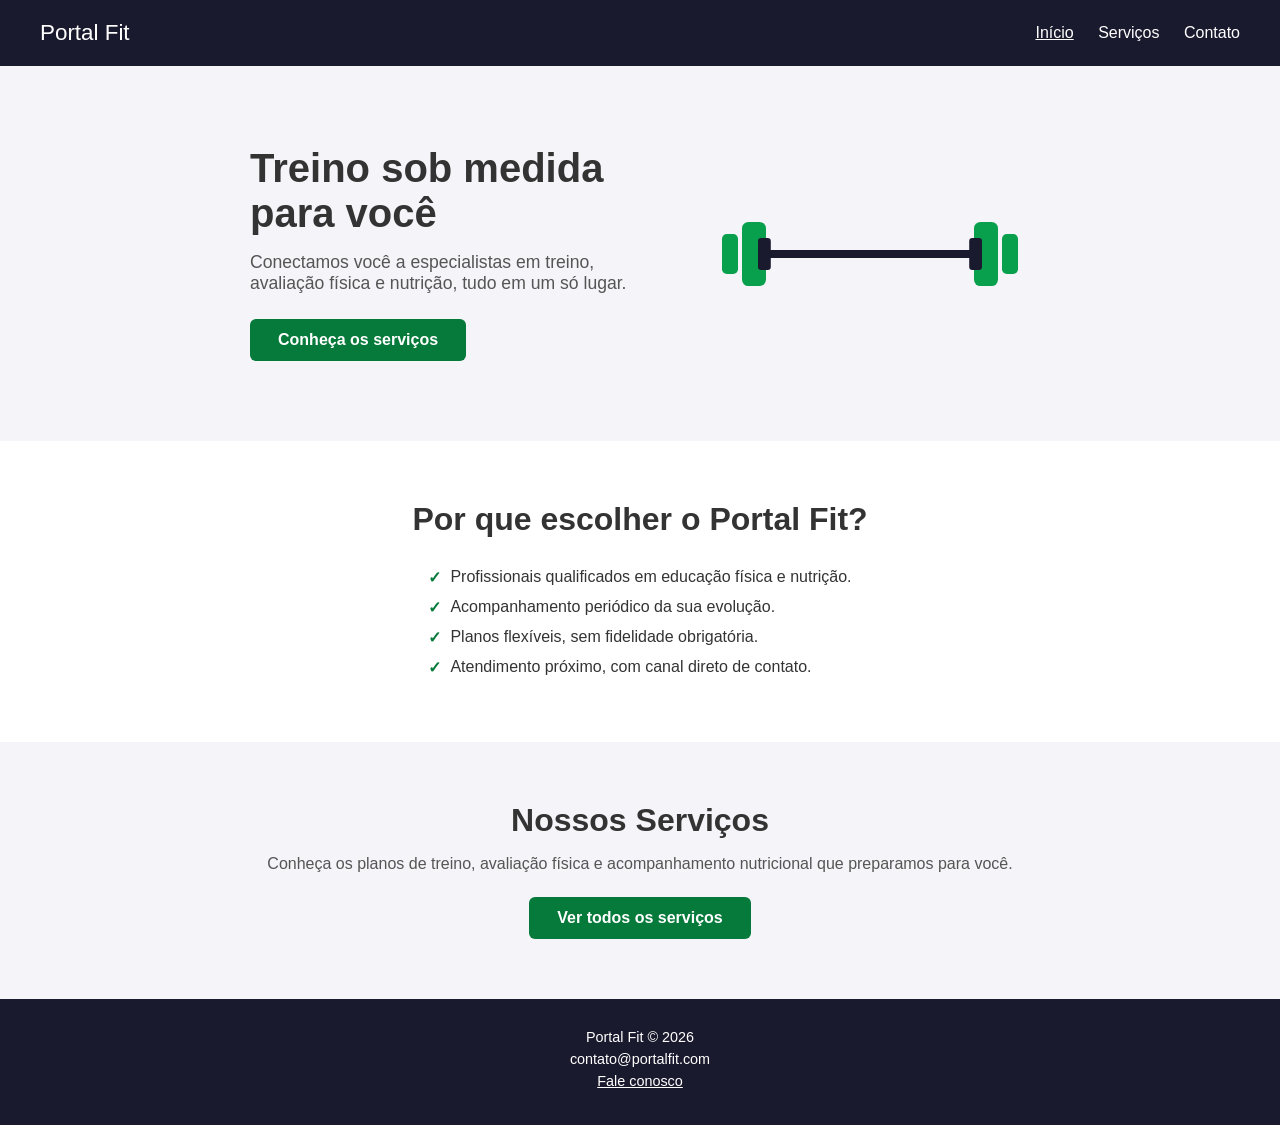
<file: index.html>
<!DOCTYPE html>
<html lang="pt-br">
<head>
    <meta charset="UTF-8">
    <meta name="viewport" content="width=device-width, initial-scale=1.0">
    <title>Portal Fit - Serviços de academia</title>
    <meta name="description" content="Portal Fit: treino personalizado, avaliação física e acompanhamento nutricional em um só lugar.">
    <link rel="stylesheet" href="css/style.css">
</head>
<body>

<!--CABEÇALHO-->
<header class="cabecalho">
    <p class="logo">Portal Fit</p>
    <nav class="menu" aria-label="Navegação principal">
        <a href="index.html" aria-current="page">Início</a>
        <a href="servicos.html">Serviços</a>
        <a href="contato.html">Contato</a>
    </nav>
</header>

<main>

    <!--HERO-->
    <section class="hero">
        <div class="hero-texto">
            <h1>Treino sob medida para você</h1>
            <p>Conectamos você a especialistas em treino, avaliação física e nutrição, tudo em um só lugar.</p>
            <a href="servicos.html" class="botao">Conheça os serviços</a>
        </div>
        <img src="img/treino-hero.svg" alt="Ilustração de um haltere, representando o treino de musculação" class="hero-imagem" width="320" height="176">
    </section>

    <!--SOBRE / DIFERENCIAIS-->
    <section class="sobre">
        <h2>Por que escolher o Portal Fit?</h2>
        <ul class="lista-diferenciais">
            <li>Profissionais qualificados em educação física e nutrição.</li>
            <li>Acompanhamento periódico da sua evolução.</li>
            <li>Planos flexíveis, sem fidelidade obrigatória.</li>
            <li>Atendimento próximo, com canal direto de contato.</li>
        </ul>
    </section>

    <!--CHAMADA PARA SERVIÇOS-->
    <section class="servicos-resumo">
        <h2>Nossos Serviços</h2>
        <p>Conheça os planos de treino, avaliação física e acompanhamento nutricional que preparamos para você.</p>
        <a href="servicos.html" class="botao">Ver todos os serviços</a>
    </section>

</main>

<!--RODAPÉ-->
<footer class="rodape">
    <p>Portal Fit &copy; 2026</p>
    <p>contato@portalfit.com</p>
    <p><a href="contato.html">Fale conosco</a></p>
</footer>

</body>
</html>
</file>
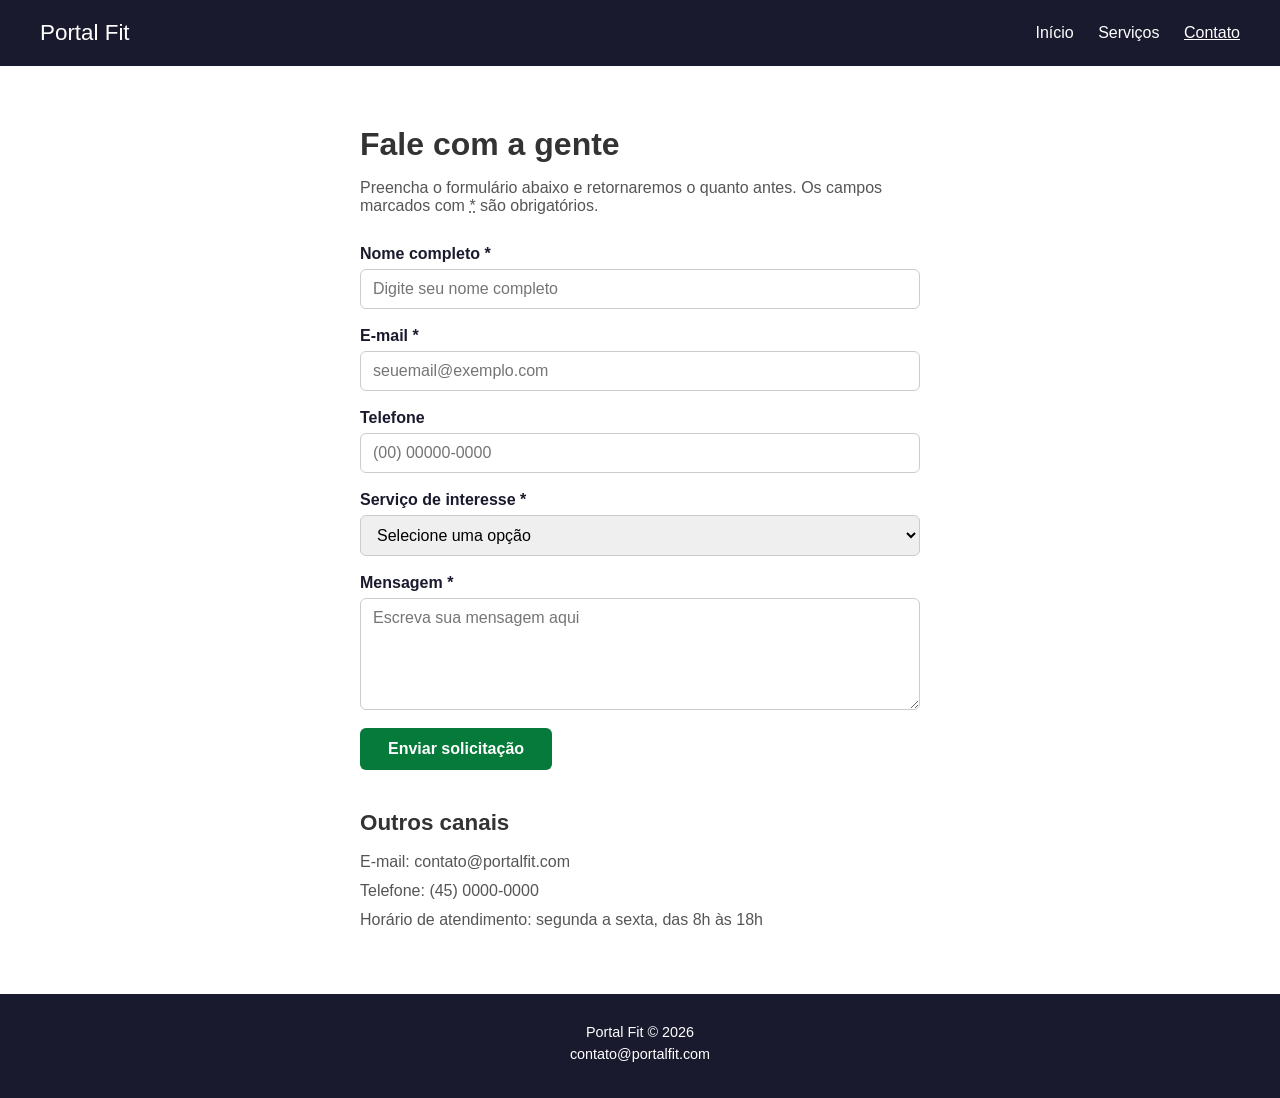
<file: contato.html>
<!DOCTYPE html>
<html lang="pt-br">
<head>
    <meta charset="UTF-8">
    <meta name="viewport" content="width=device-width, initial-scale=1.0">
    <title>Contato - Portal Fit</title>
    <meta name="description" content="Fale com o Portal Fit: formulário de contato, e-mail, telefone e horário de atendimento.">
    <link rel="stylesheet" href="css/style.css">
</head>
<body>

<!--CABEÇALHO-->
<header class="cabecalho">
    <p class="logo">Portal Fit</p>
    <nav class="menu" aria-label="Navegação principal">
        <a href="index.html">Início</a>
        <a href="servicos.html">Serviços</a>
        <a href="contato.html" aria-current="page">Contato</a>
    </nav>
</header>

<main>

    <section class="contato">
        <h1>Fale com a gente</h1>
        <p>Preencha o formulário abaixo e retornaremos o quanto antes. Os campos marcados com <abbr title="obrigatório">*</abbr> são obrigatórios.</p>

        <form id="formContato" class="formulario-contato" action="#" method="post">

            <div class="campo">
                <label for="nome">Nome completo *</label>
                <input type="text" id="nome" name="nome" required minlength="3" placeholder="Digite seu nome completo">
            </div>

            <div class="campo">
                <label for="email">E-mail *</label>
                <input type="email" id="email" name="email" required placeholder="seuemail@exemplo.com">
            </div>

            <div class="campo">
                <label for="telefone">Telefone</label>
                <input type="tel" id="telefone" name="telefone" placeholder="(00) 00000-0000">
            </div>

            <div class="campo">
                <label for="servico">Serviço de interesse *</label>
                <select id="servico" name="servico" required>
                    <option value="">Selecione uma opção</option>
                    <option value="treino">Treino personalizado</option>
                    <option value="avaliacao">Avaliação física</option>
                    <option value="nutricao">Acompanhamento nutricional</option>
                    <option value="outro">Outro assunto</option>
                </select>
            </div>

            <div class="campo">
                <label for="mensagem">Mensagem *</label>
                <textarea id="mensagem" name="mensagem" rows="5" required minlength="10" placeholder="Escreva sua mensagem aqui"></textarea>
            </div>

            <button type="submit" class="botao">Enviar solicitação</button>

            <!--MENSAGEM DE ORIENTAÇÃO/CONFIRMAÇÃO (Aula 12 - validação com JS)-->
            <p id="mensagemForm" class="mensagem-form" aria-live="polite"></p>
        </form>

        <div class="info-contato">
            <h2>Outros canais</h2>
            <ul>
                <li>E-mail: contato@portalfit.com</li>
                <li>Telefone: (45) 0000-0000</li>
                <li>Horário de atendimento: segunda a sexta, das 8h às 18h</li>
            </ul>
        </div>
    </section>

</main>

<!--RODAPÉ-->
<footer class="rodape">
    <p>Portal Fit &copy; 2026</p>
    <p>contato@portalfit.com</p>
</footer>

<script src="js/contato.js"></script>

</body>
</html>
</file>
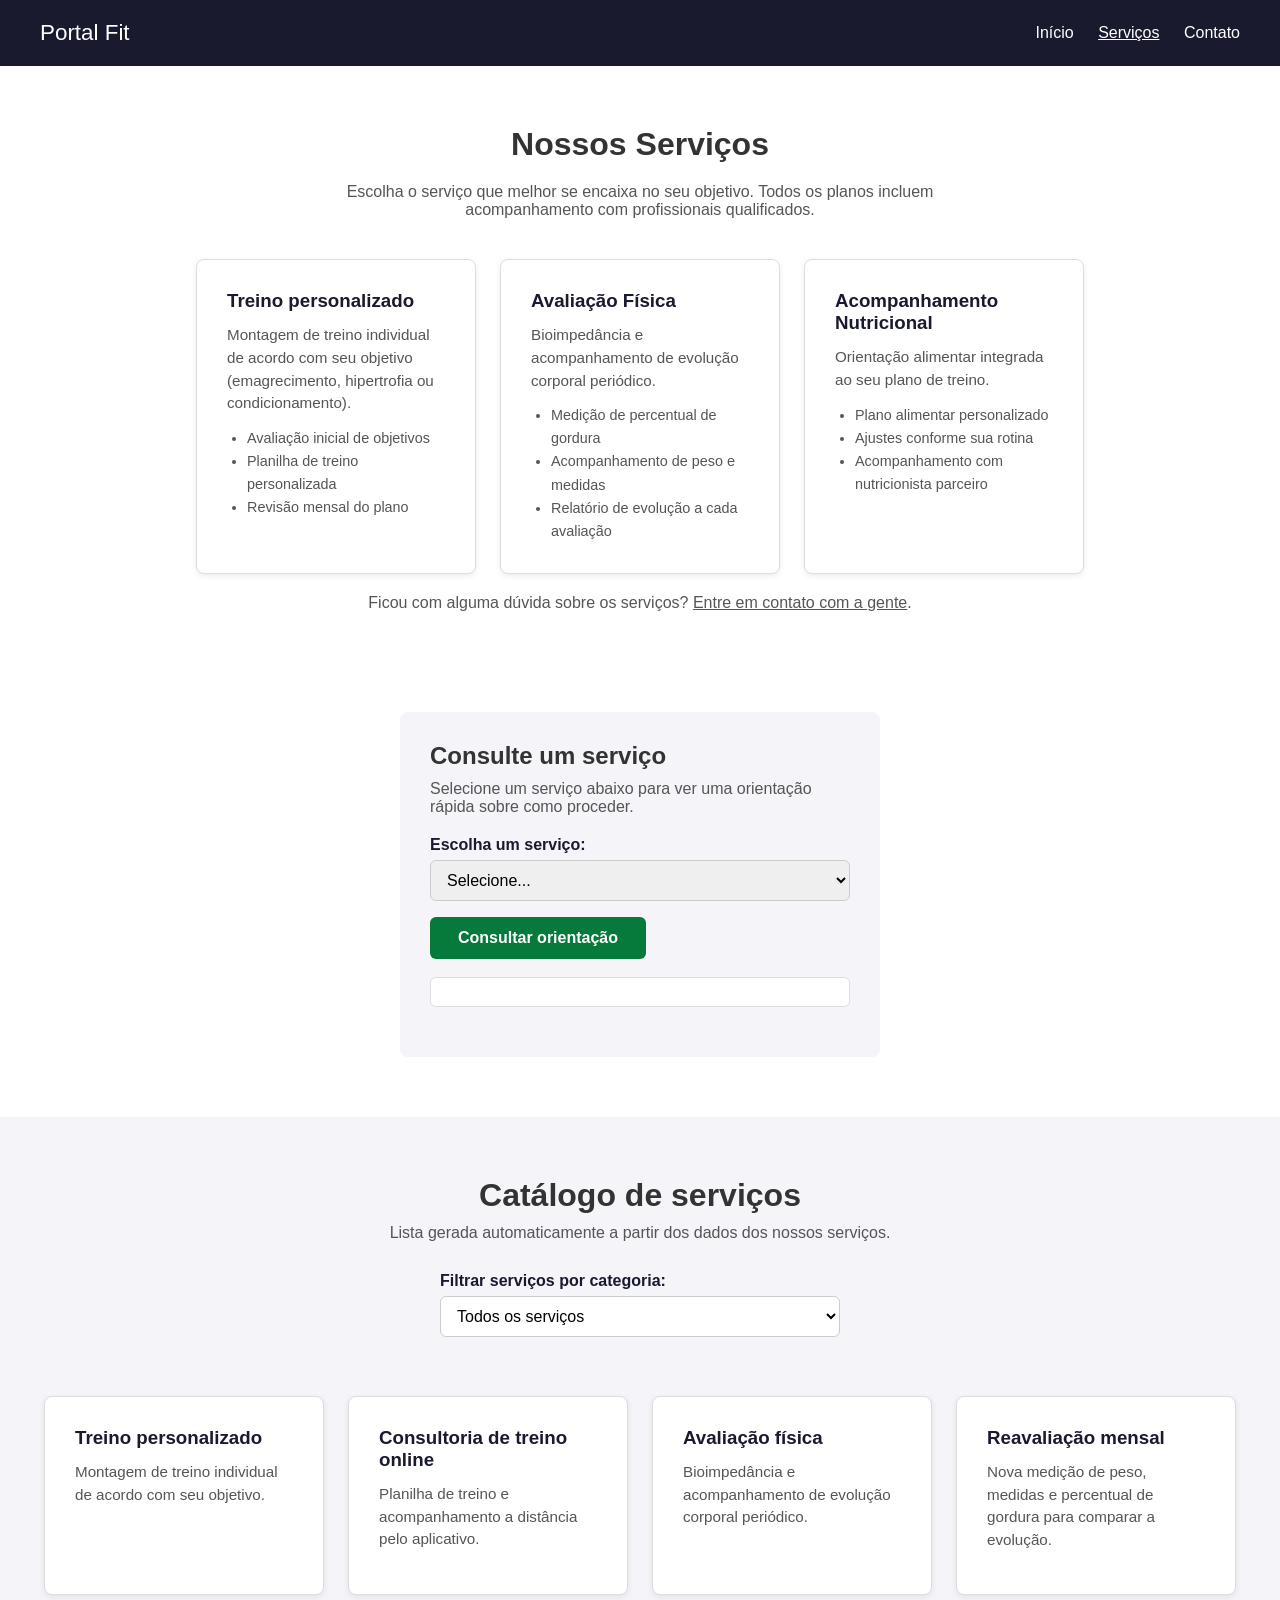
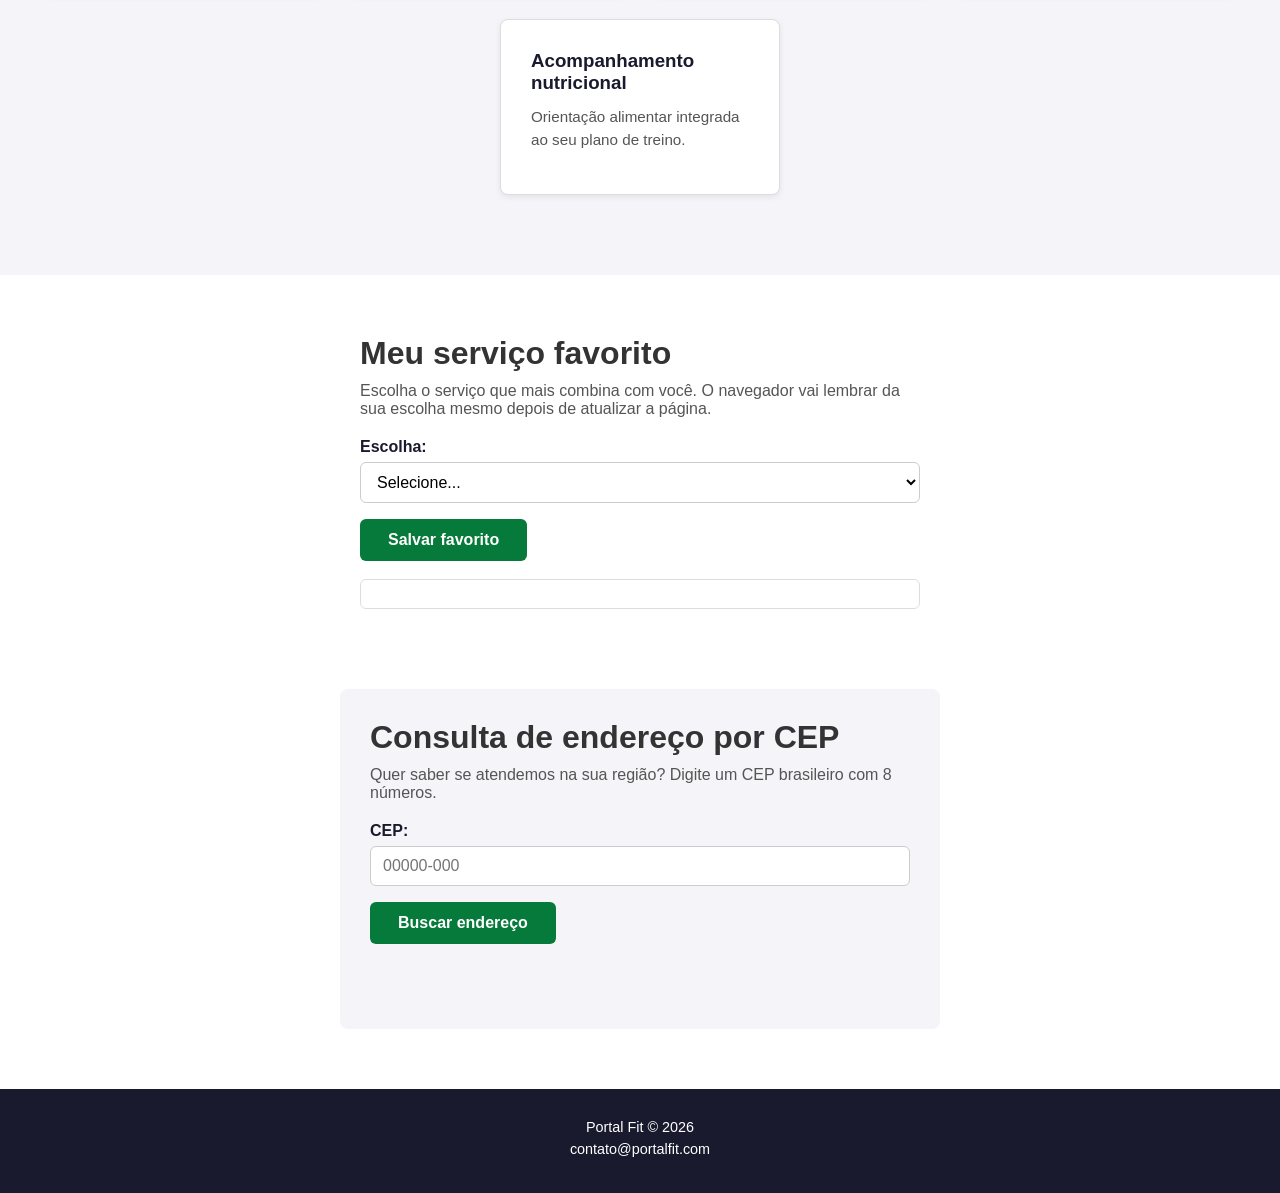
<file: servicos.html>
<!DOCTYPE html>
<html lang="pt-br">
<head>
    <meta charset="UTF-8">
    <meta name="viewport" content="width=device-width, initial-scale=1.0">
    <title>Serviços - Portal Fit</title>
    <meta name="description" content="Conheça os serviços do Portal Fit: treino personalizado, avaliação física e acompanhamento nutricional.">
    <link rel="stylesheet" href="css/style.css">
</head>
<body>

<!--CABEÇALHO-->
<header class="cabecalho">
    <p class="logo">Portal Fit</p>
    <nav class="menu" aria-label="Navegação principal">
        <a href="index.html">Início</a>
        <a href="servicos.html" aria-current="page">Serviços</a>
        <a href="contato.html">Contato</a>
    </nav>
</header>

<main>

    <section class="servicos">
        <h1>Nossos Serviços</h1>
        <p>Escolha o serviço que melhor se encaixa no seu objetivo. Todos os planos incluem acompanhamento com profissionais qualificados.</p>

        <div class="cards">

            <!--CARD 1-->
            <article class="card">
                <h3>Treino personalizado</h3>
                <p>Montagem de treino individual de acordo com seu objetivo (emagrecimento, hipertrofia ou condicionamento).</p>
                <ul>
                    <li>Avaliação inicial de objetivos</li>
                    <li>Planilha de treino personalizada</li>
                    <li>Revisão mensal do plano</li>
                </ul>
            </article>

            <!--CARD 2-->
            <article class="card">
                <h3>Avaliação Física</h3>
                <p>Bioimpedância e acompanhamento de evolução corporal periódico.</p>
                <ul>
                    <li>Medição de percentual de gordura</li>
                    <li>Acompanhamento de peso e medidas</li>
                    <li>Relatório de evolução a cada avaliação</li>
                </ul>
            </article>

            <!--CARD 3-->
            <article class="card">
                <h3>Acompanhamento Nutricional</h3>
                <p>Orientação alimentar integrada ao seu plano de treino.</p>
                <ul>
                    <li>Plano alimentar personalizado</li>
                    <li>Ajustes conforme sua rotina</li>
                    <li>Acompanhamento com nutricionista parceiro</li>
                </ul>
            </article>

        </div>

        <p class="cta-final">Ficou com alguma dúvida sobre os serviços? <a href="contato.html">Entre em contato com a gente</a>.</p>
    </section>

    <!--CONSULTA INTERATIVA DE SERVIÇO (Aula 08 - JS/DOM)-->
    <section class="consulta-servico">
        <h2>Consulte um serviço</h2>
        <p>Selecione um serviço abaixo para ver uma orientação rápida sobre como proceder.</p>

        <label for="servico">Escolha um serviço:</label>
        <select id="servico">
            <option value="">Selecione...</option>
            <option value="treino">Treino personalizado</option>
            <option value="avaliacao">Avaliação física</option>
            <option value="nutricao">Acompanhamento nutricional</option>
        </select>

        <button id="btnConsultar" type="button" class="botao">Consultar orientação</button>

        <p id="resultado" class="resultado-consulta" aria-live="polite"></p>
    </section>

    <!--CATÁLOGO DINÂMICO DE SERVIÇOS (Aulas 09, 10 e 11 - arrays/funções/DOM/filtro)-->
    <section class="catalogo">
        <h2>Catálogo de serviços</h2>
        <p>Lista gerada automaticamente a partir dos dados dos nossos serviços.</p>

        <!--FILTRO POR CATEGORIA (Aula 11)-->
        <div class="filtro-catalogo">
            <label for="filtroCategoria">Filtrar serviços por categoria:</label>
            <select id="filtroCategoria">
                <option value="todos">Todos os serviços</option>
                <option value="treino">Treino</option>
                <option value="avaliacao">Avaliação</option>
                <option value="nutricao">Nutrição</option>
                <option value="recuperacao">Recuperação (em breve)</option>
            </select>
            <p id="mensagemFiltro" class="mensagem-filtro" aria-live="polite"></p>
        </div>

        <div id="listaServicos" class="cards"></div>
    </section>

    <!--PREFERÊNCIA SALVA NO NAVEGADOR (Aula 13 - LocalStorage)-->
    <section class="preferencia">
        <h2>Meu serviço favorito</h2>
        <p>Escolha o serviço que mais combina com você. O navegador vai lembrar da sua escolha mesmo depois de atualizar a página.</p>

        <label for="servicoFavorito">Escolha:</label>
        <select id="servicoFavorito">
            <option value="">Selecione...</option>
            <option value="treino">Treino personalizado</option>
            <option value="consultoria">Consultoria de treino online</option>
            <option value="avaliacao">Avaliação física</option>
            <option value="reavaliacao">Reavaliação mensal</option>
            <option value="nutricao">Acompanhamento nutricional</option>
        </select>

        <button id="btnSalvarFavorito" type="button" class="botao">Salvar favorito</button>
        <p id="favoritoSalvo" class="resultado-consulta" aria-live="polite"></p>
    </section>

    <!--CONSULTA DE ENDEREÇO POR CEP (Atividade Final - API pública ViaCEP)-->
    <section class="consulta-cep">
        <h2>Consulta de endereço por CEP</h2>
        <p>Quer saber se atendemos na sua região? Digite um CEP brasileiro com 8 números.</p>

        <label for="cep">CEP:</label>
        <input id="cep" type="text" inputmode="numeric" maxlength="9"
               placeholder="00000-000" autocomplete="postal-code">

        <button id="btnBuscarCep" type="button" class="botao">Buscar endereço</button>

        <p id="statusCep" class="status-cep" aria-live="polite"></p>
        <div id="resultadoCep" class="resultado-cep"></div>
    </section>

</main>

<!--RODAPÉ-->
<footer class="rodape">
    <p>Portal Fit &copy; 2026</p>
    <p>contato@portalfit.com</p>
</footer>

<script src="js/script.js"></script>
<script src="js/cep.js"></script>

</body>
</html>
</file>
<file: css/style.css>
*{
margin: 0;
padding: 0;
box-sizing: border-box;
}

body{
    font-family: Arial, sans-serif;
    color: #333;
}

a{
    color: inherit;
}

/* CABEÇALHO */
.cabecalho{
    display: flex;
    justify-content: space-between;
    align-items: center;
    flex-wrap: wrap;
    gap: 12px;
    padding: 20px 40px;
    background-color: #1a1a2e;
    color: white;
}

.logo{
    font-size: 1.4rem;
}

.menu a {
    color: white;
    text-decoration: none;
    margin-left: 20px;
}

.menu a:hover,
.menu a[aria-current="page"]{
    text-decoration: underline;
}

/* HERO */
.hero{
    display: flex;
    align-items: center;
    justify-content: center;
    gap: 40px;
    flex-wrap: wrap;
    text-align: left;
    padding: 80px 20px;
    background-color: #f4f4f9;
}

.hero-texto{
    max-width: 420px;
}

.hero h1{
    font-size: 2.5rem;
    margin-bottom: 16px;
}

.hero p{
    font-size: 1.1rem;
    margin-bottom: 25px;
    color: #555;
}

.hero-imagem{
    max-width: 320px;
    width: 100%;
    height: auto;
}

.botao{
    display: inline-block;
    background-color: #067a3a;
    color: white;
    padding: 12px 28px;
    text-decoration: none;
    border: none;
    border-radius: 6px;
    font-weight: bold;
    font-size: 1rem;
    cursor: pointer;
}

.botao:hover{
    background-color: #045f1b;
}

.botao:focus-visible{
    outline: 3px solid #1a1a2e;
    outline-offset: 3px;
}

/* SOBRE / DIFERENCIAIS */
.sobre{
    padding: 60px 20px;
    max-width: 700px;
    margin: 0 auto;
    text-align: center;
}

.sobre h2{
    font-size: 2rem;
    margin-bottom: 24px;
}

.lista-diferenciais{
    list-style: none;
    text-align: left;
    display: inline-block;
}

.lista-diferenciais li{
    padding: 6px 0;
    padding-left: 22px;
    position: relative;
}

.lista-diferenciais li::before{
    content: "✓";
    color: #067a3a;
    position: absolute;
    left: 0;
    font-weight: bold;
}

/* RESUMO DE SERVIÇOS (index) */
.servicos-resumo{
    text-align: center;
    padding: 60px 20px;
    background-color: #f4f4f9;
}

.servicos-resumo h2{
    font-size: 2rem;
    margin-bottom: 16px;
}

.servicos-resumo p{
    margin-bottom: 24px;
    color: #555;
}

/* PÁGINA DE SERVIÇOS */
.servicos{
    padding: 60px 20px;
    text-align: center;
}

.servicos h1{
    font-size: 2rem;
    margin-bottom: 20px;
}

.servicos > p{
    max-width: 600px;
    margin: 0 auto 40px auto;
    color: #555;
}

.cta-final{
    margin-top: 30px;
    color: #555;
}

.cards{
    display: flex;
    justify-content: center;
    gap: 24px;
    flex-wrap: wrap;
    margin-bottom: 20px;
}

.card{
    background-color: white;
    border: 1px solid #ddd;
    border-radius: 8px;
    padding: 30px;
    width: 280px;
    text-align: left;
    box-shadow: 0 2px 6px rgba(0,0,0,0.08);
    transition: transform 0.2s;
}

.card:hover{
    transform: translateY(-6px);
}

.card h3{
    margin-bottom: 12px;
    color: #1a1a2e;
}

.card p {
    color: #555;
    font-size: 0.95rem;
    line-height: 1.5;
    margin-bottom: 12px;
}

.card ul{
    padding-left: 20px;
    color: #555;
    font-size: 0.9rem;
    line-height: 1.6;
}

/* CONSULTA INTERATIVA DE SERVIÇO (Aula 08) */
.consulta-servico{
    max-width: 480px;
    margin: 0 auto 60px auto;
    padding: 30px;
    background-color: #f4f4f9;
    border-radius: 8px;
    text-align: left;
}

.consulta-servico h2{
    font-size: 1.5rem;
    margin-bottom: 10px;
    text-align: left;
}

.consulta-servico p{
    color: #555;
    margin-bottom: 20px;
}

.consulta-servico label{
    display: block;
    font-weight: bold;
    color: #1a1a2e;
    margin-bottom: 6px;
}

.consulta-servico select{
    width: 100%;
    padding: 10px 12px;
    border: 1px solid #ccc;
    border-radius: 6px;
    font-family: inherit;
    font-size: 1rem;
    margin-bottom: 16px;
}

.consulta-servico select:focus{
    outline: 2px solid #067a3a;
    border-color: #067a3a;
}

.resultado-consulta{
    margin-top: 18px;
    padding: 14px;
    background-color: white;
    border: 1px solid #ddd;
    border-radius: 6px;
    color: #1a1a2e;
    min-height: 20px;
}

/* CATÁLOGO DINÂMICO DE SERVIÇOS (Aulas 09 e 10) */
.catalogo{
    padding: 60px 20px;
    text-align: center;
    background-color: #f4f4f9;
}

.catalogo h2{
    font-size: 2rem;
    margin-bottom: 10px;
}

.catalogo > p{
    max-width: 600px;
    margin: 0 auto 30px auto;
    color: #555;
}

/* PREFERÊNCIA COM LOCALSTORAGE (Aula 13) */
.preferencia{
    padding: 60px 20px;
    max-width: 600px;
    margin: 0 auto;
}

.preferencia h2{
    font-size: 2rem;
    margin-bottom: 10px;
}

.preferencia p{
    color: #555;
    margin-bottom: 20px;
}

.preferencia label{
    display: block;
    font-weight: bold;
    color: #1a1a2e;
    margin-bottom: 6px;
}

.preferencia select{
    width: 100%;
    padding: 10px 12px;
    border: 1px solid #ccc;
    border-radius: 6px;
    font-family: inherit;
    font-size: 1rem;
    margin-bottom: 16px;
    background-color: white;
}

.preferencia select:focus{
    outline: 2px solid #067a3a;
    border-color: #067a3a;
}

.preferencia .resultado-consulta{
    color: #1a1a2e;
}

/* CONSULTA DE CEP COM API (Atividade Final) */
.consulta-cep{
    max-width: 600px;
    margin: 0 auto 60px auto;
    padding: 30px;
    background-color: #f4f4f9;
    border-radius: 8px;
}

.consulta-cep h2{
    font-size: 2rem;
    margin-bottom: 10px;
}

.consulta-cep > p{
    color: #555;
    margin-bottom: 20px;
}

.consulta-cep label{
    display: block;
    font-weight: bold;
    color: #1a1a2e;
    margin-bottom: 6px;
}

.consulta-cep input{
    width: 100%;
    padding: 10px 12px;
    border: 1px solid #ccc;
    border-radius: 6px;
    font-family: inherit;
    font-size: 1rem;
    margin-bottom: 16px;
    background-color: white;
}

.consulta-cep input:focus{
    outline: 2px solid #067a3a;
    border-color: #067a3a;
}

.consulta-cep .botao:disabled{
    background-color: #6b7c72;
    cursor: wait;
}

.status-cep{
    margin-top: 16px;
    font-weight: bold;
    color: #1a1a2e;
    min-height: 1.2em;
}

.resultado-cep:empty{
    display: none;
}

.resultado-cep{
    margin-top: 10px;
    padding: 14px;
    background-color: white;
    border: 1px solid #067a3a;
    border-radius: 6px;
    color: #1a1a2e;
    line-height: 1.5;
}

/* FILTRO DO CATÁLOGO (Aula 11) */
.filtro-catalogo{
    max-width: 400px;
    margin: 0 auto 30px auto;
    text-align: left;
}

.filtro-catalogo label{
    display: block;
    font-weight: bold;
    color: #1a1a2e;
    margin-bottom: 6px;
}

.filtro-catalogo select{
    width: 100%;
    padding: 10px 12px;
    border: 1px solid #ccc;
    border-radius: 6px;
    font-family: inherit;
    font-size: 1rem;
    background-color: white;
}

.filtro-catalogo select:focus{
    outline: 2px solid #067a3a;
    border-color: #067a3a;
}

.mensagem-filtro{
    margin-top: 10px;
    color: #555;
    min-height: 1.2em;
}

/* PÁGINA DE CONTATO */
.contato{
    padding: 60px 20px;
    max-width: 600px;
    margin: 0 auto;
}

.contato h1{
    font-size: 2rem;
    margin-bottom: 16px;
}

.contato > p{
    color: #555;
    margin-bottom: 30px;
}

.formulario-contato{
    display: flex;
    flex-direction: column;
    gap: 18px;
    margin-bottom: 40px;
}

.campo{
    display: flex;
    flex-direction: column;
    gap: 6px;
}

.campo label{
    font-weight: bold;
    color: #1a1a2e;
}

.campo input,
.campo select,
.campo textarea{
    padding: 10px 12px;
    border: 1px solid #ccc;
    border-radius: 6px;
    font-family: inherit;
    font-size: 1rem;
}

.campo input:focus,
.campo select:focus,
.campo textarea:focus{
    outline: 2px solid #067a3a;
    border-color: #067a3a;
}

.formulario-contato .botao{
    align-self: flex-start;
}

/* MENSAGEM DO FORMULÁRIO (Aula 12) */
.mensagem-form:empty{
    display: none;
}

.mensagem-form{
    padding: 12px 14px;
    border-radius: 6px;
    border: 1px solid #ddd;
    background-color: white;
    color: #1a1a2e;
}

.mensagem-form.erro{
    border-color: #b3261e;
    background-color: #fdecea;
    color: #8c1d18;
}

.mensagem-form.sucesso{
    border-color: #067a3a;
    background-color: #e8f5ec;
    color: #05592b;
}

.info-contato h2{
    font-size: 1.4rem;
    margin-bottom: 12px;
}

.info-contato ul{
    list-style: none;
    color: #555;
    line-height: 1.8;
}

/* RODAPÉ */
.rodape{
    text-align: center;
    padding: 30px 20px;
    background-color: #1a1a2e;
    color: white;
    font-size: 0.9rem;
}

.rodape p{
    margin-bottom: 6px;
}

.rodape a{
    color: white;
    text-decoration: underline;
}

/* RESPONSIVIDADE E ACESSIBILIDADE */
@media (max-width: 600px){
    .cabecalho{
        padding: 16px 20px;
    }

    .menu a{
        margin-left: 0;
        margin-right: 16px;
    }

    .hero{
        padding: 50px 20px;
    }

    .hero h1{
        font-size: 2rem;
    }

    .card{
        width: 100%;
    }
}

@media (prefers-reduced-motion: reduce){
    .card{
        transition: none;
    }

    .card:hover{
        transform: none;
    }
}
</file>
